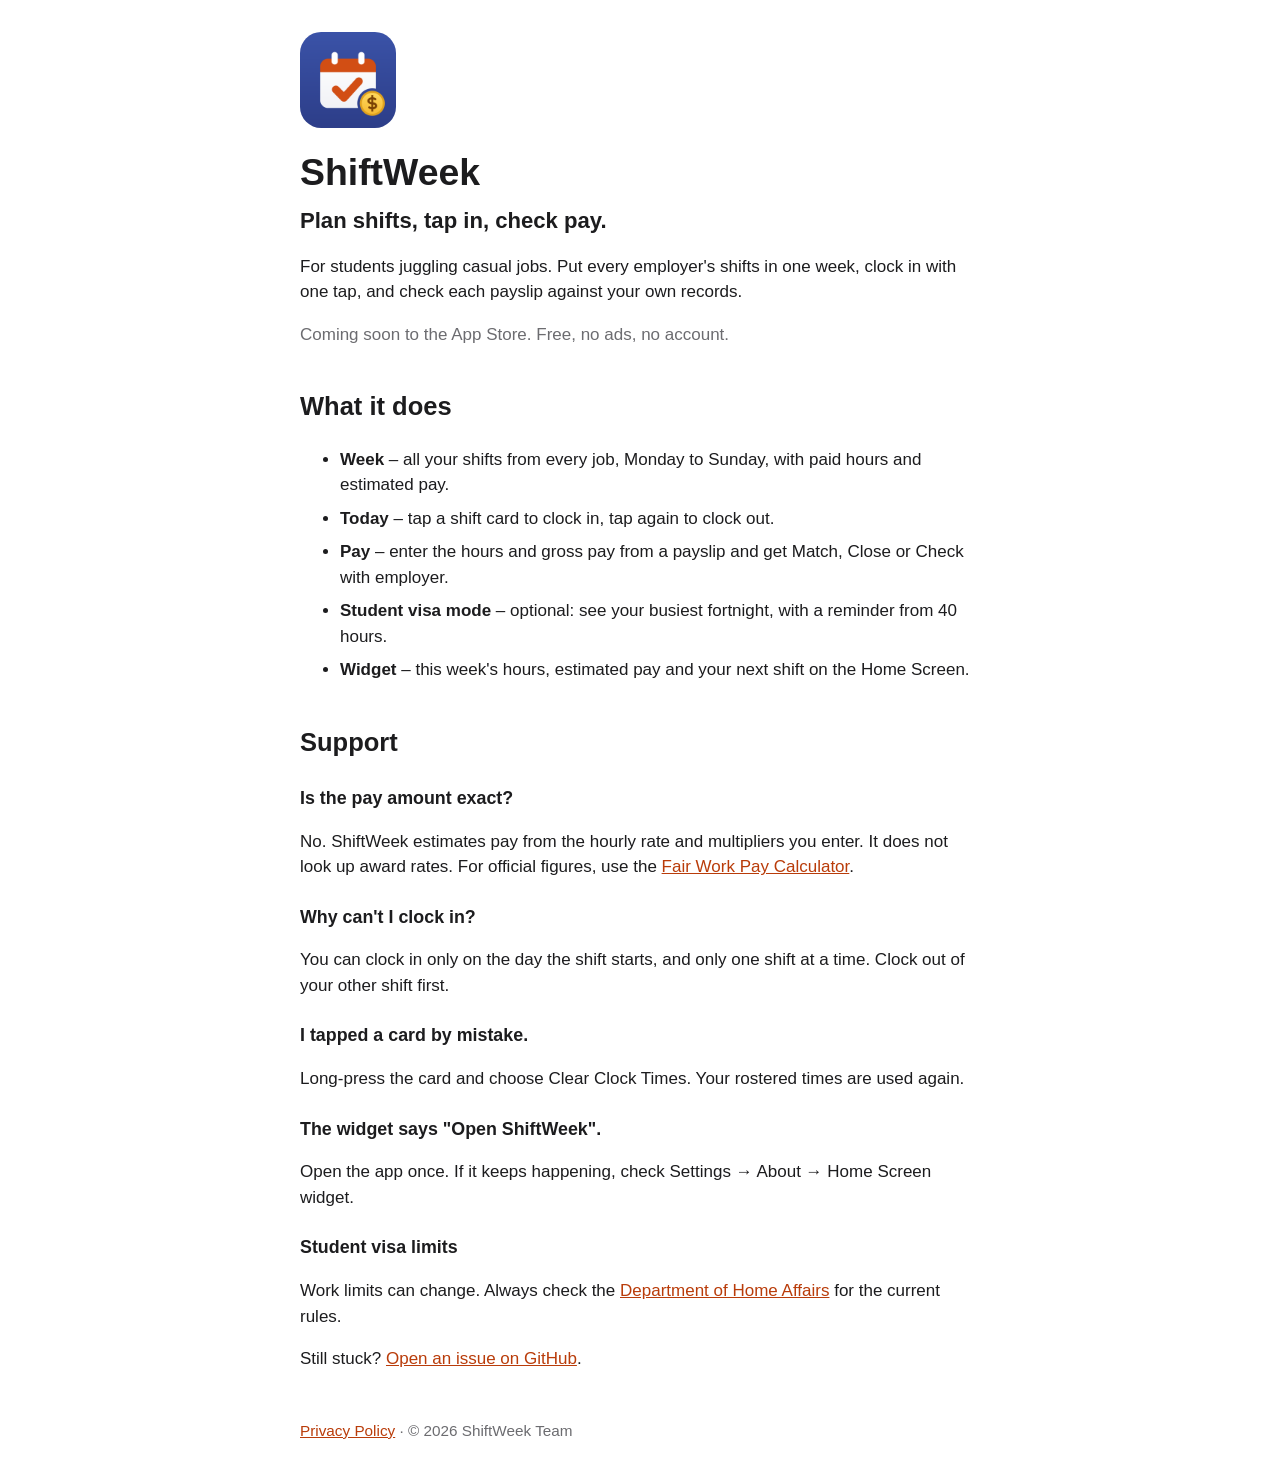
<file: docs/index.html>
<!DOCTYPE html>
<html lang="en-AU">
<head>
  <meta charset="utf-8">
  <meta name="viewport" content="width=device-width, initial-scale=1">
  <title>ShiftWeek – Roster &amp; Pay Check</title>
  <meta name="description" content="Plan shifts, tap in, check pay. A free, offline iPhone app for students with casual jobs.">
  <link rel="stylesheet" href="style.css">
</head>
<body>
  <main>
    <header>
      <img src="icon.png" alt="" width="96" height="96">
      <h1>ShiftWeek</h1>
      <p class="lead">Plan shifts, tap in, check pay.</p>
      <p>For students juggling casual jobs. Put every employer's shifts in one week, clock in with one tap, and check each payslip against your own records.</p>
      <p class="note">Coming soon to the App Store. Free, no ads, no account.</p>
    </header>

    <section>
      <h2>What it does</h2>
      <ul>
        <li><strong>Week</strong> – all your shifts from every job, Monday to Sunday, with paid hours and estimated pay.</li>
        <li><strong>Today</strong> – tap a shift card to clock in, tap again to clock out.</li>
        <li><strong>Pay</strong> – enter the hours and gross pay from a payslip and get Match, Close or Check with employer.</li>
        <li><strong>Student visa mode</strong> – optional: see your busiest fortnight, with a reminder from 40 hours.</li>
        <li><strong>Widget</strong> – this week's hours, estimated pay and your next shift on the Home Screen.</li>
      </ul>
    </section>

    <section id="support">
      <h2>Support</h2>
      <h3>Is the pay amount exact?</h3>
      <p>No. ShiftWeek estimates pay from the hourly rate and multipliers you enter. It does not look up award rates. For official figures, use the <a href="https://calculate.fairwork.gov.au/">Fair Work Pay Calculator</a>.</p>
      <h3>Why can't I clock in?</h3>
      <p>You can clock in only on the day the shift starts, and only one shift at a time. Clock out of your other shift first.</p>
      <h3>I tapped a card by mistake.</h3>
      <p>Long-press the card and choose Clear Clock Times. Your rostered times are used again.</p>
      <h3>The widget says "Open ShiftWeek".</h3>
      <p>Open the app once. If it keeps happening, check Settings → About → Home Screen widget.</p>
      <h3>Student visa limits</h3>
      <p>Work limits can change. Always check the <a href="https://immi.homeaffairs.gov.au/visas/getting-a-visa/visa-listing/student-500">Department of Home Affairs</a> for the current rules.</p>
      <p>Still stuck? <a href="https://github.com/LyphardWilliam/ShiftWeek/issues">Open an issue on GitHub</a>.</p>
    </section>

    <footer>
      <a href="privacy.html">Privacy Policy</a> · © 2026 ShiftWeek Team
    </footer>
  </main>
</body>
</html>
</file>
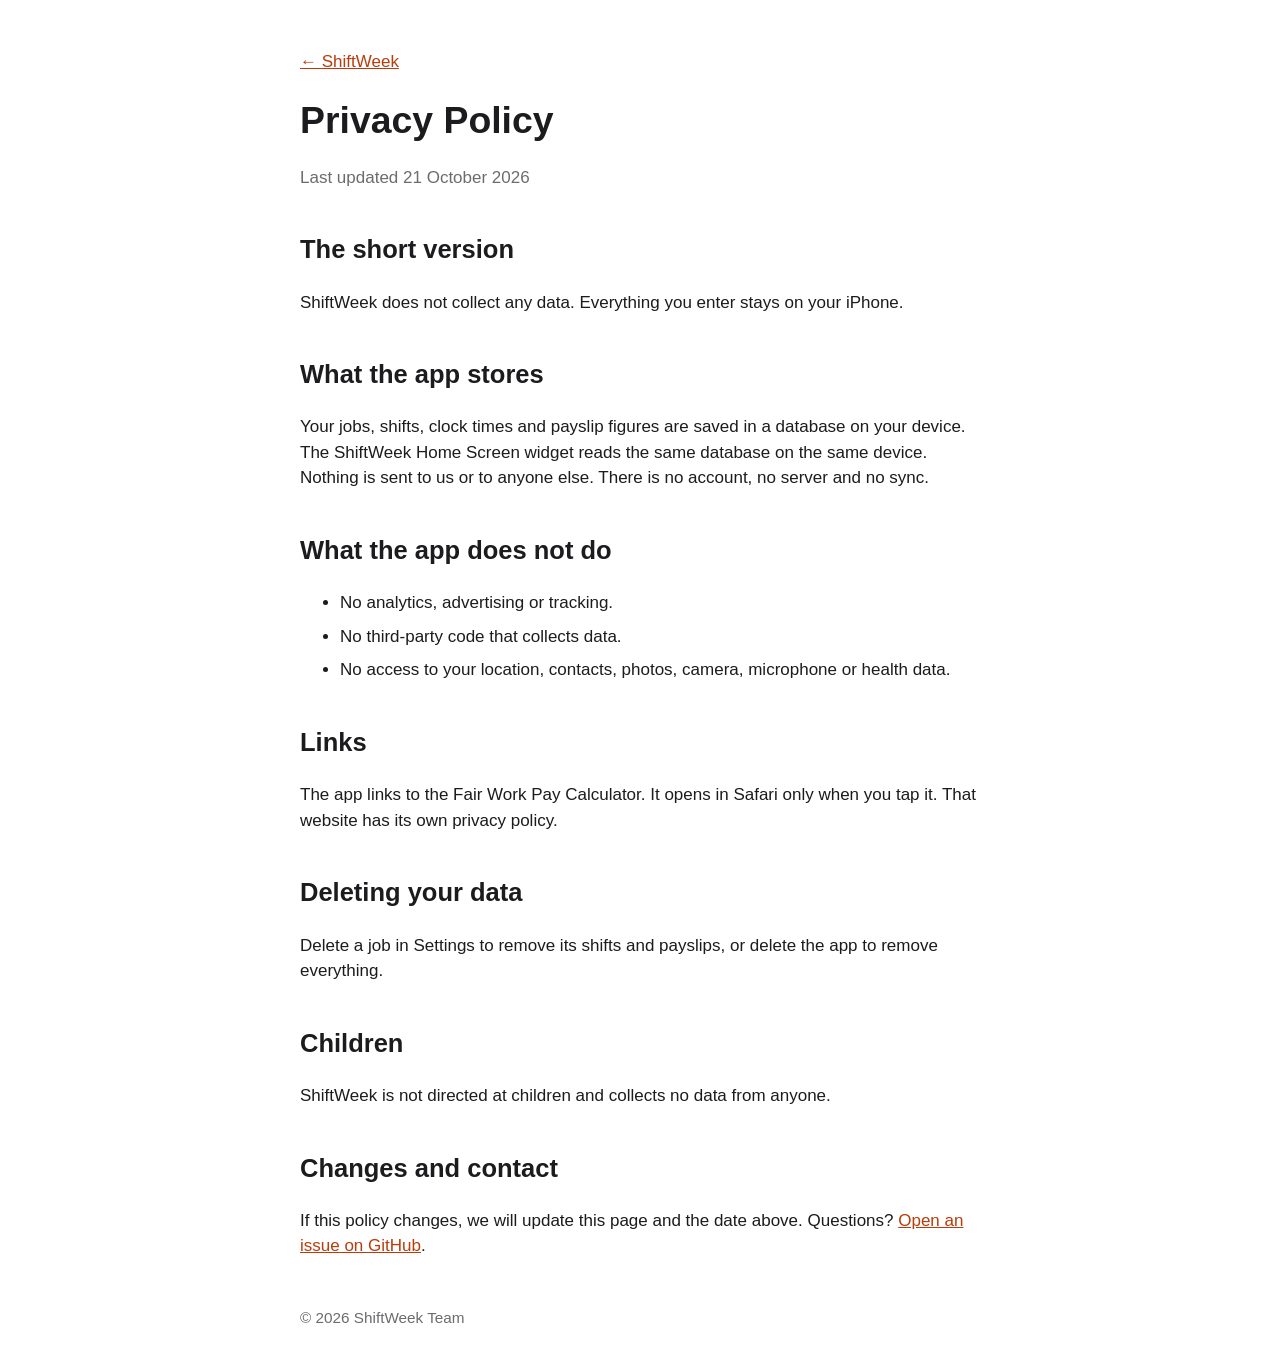
<file: docs/privacy.html>
<!DOCTYPE html>
<html lang="en-AU">
<head>
  <meta charset="utf-8">
  <meta name="viewport" content="width=device-width, initial-scale=1">
  <title>ShiftWeek – Privacy Policy</title>
  <link rel="stylesheet" href="style.css">
</head>
<body>
  <main>
    <p><a href="./">← ShiftWeek</a></p>
    <h1>Privacy Policy</h1>
    <p class="note">Last updated 21 October 2026</p>

    <h2>The short version</h2>
    <p>ShiftWeek does not collect any data. Everything you enter stays on your iPhone.</p>

    <h2>What the app stores</h2>
    <p>Your jobs, shifts, clock times and payslip figures are saved in a database on your device. The ShiftWeek Home Screen widget reads the same database on the same device. Nothing is sent to us or to anyone else. There is no account, no server and no sync.</p>

    <h2>What the app does not do</h2>
    <ul>
      <li>No analytics, advertising or tracking.</li>
      <li>No third-party code that collects data.</li>
      <li>No access to your location, contacts, photos, camera, microphone or health data.</li>
    </ul>

    <h2>Links</h2>
    <p>The app links to the Fair Work Pay Calculator. It opens in Safari only when you tap it. That website has its own privacy policy.</p>

    <h2>Deleting your data</h2>
    <p>Delete a job in Settings to remove its shifts and payslips, or delete the app to remove everything.</p>

    <h2>Children</h2>
    <p>ShiftWeek is not directed at children and collects no data from anyone.</p>

    <h2>Changes and contact</h2>
    <p>If this policy changes, we will update this page and the date above. Questions? <a href="https://github.com/LyphardWilliam/ShiftWeek/issues">Open an issue on GitHub</a>.</p>

    <footer>© 2026 ShiftWeek Team</footer>
  </main>
</body>
</html>
</file>
<file: docs/style.css>
:root { --bg: #ffffff; --text: #1c1c1e; --muted: #6c6c70; --accent: #b93c0a; }
@media (prefers-color-scheme: dark) {
  :root { --bg: #000000; --text: #f2f2f7; --muted: #a1a1a6; --accent: #ff9f0a; }
}
body { margin: 0; background: var(--bg); color: var(--text);
  font: 17px/1.5 -apple-system, BlinkMacSystemFont, "Segoe UI", Roboto, sans-serif; }
main { max-width: 680px; margin: 0 auto; padding: 32px 16px; }
header img { border-radius: 22%; }
h1 { margin: 8px 0 0; font-size: 2.2em; }
h2 { margin-top: 40px; }
h3 { margin: 24px 0 4px; font-size: 1.05em; }
.lead { font-size: 1.3em; font-weight: 600; margin: 4px 0 16px; }
.note, footer { color: var(--muted); }
a { color: var(--accent); }
li { margin-bottom: 8px; }
footer { margin-top: 48px; font-size: 0.9em; }
</file>
